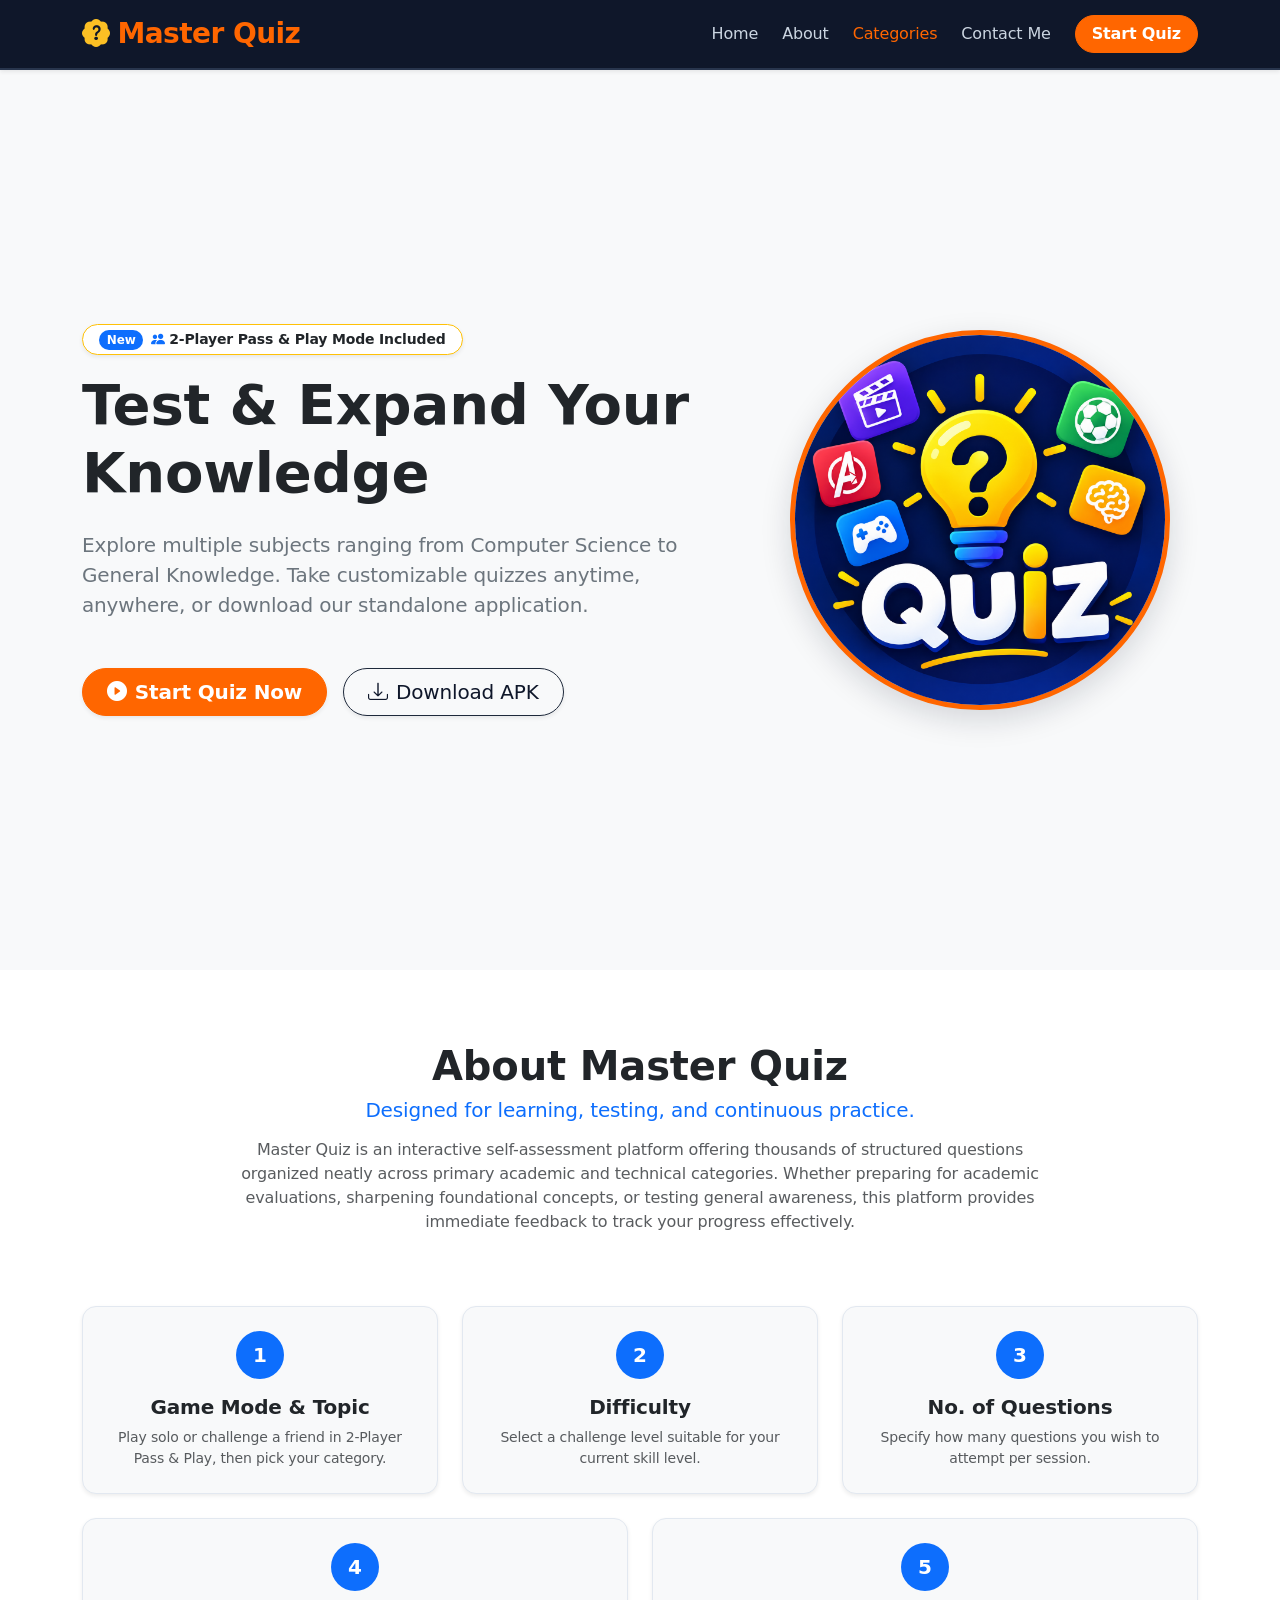
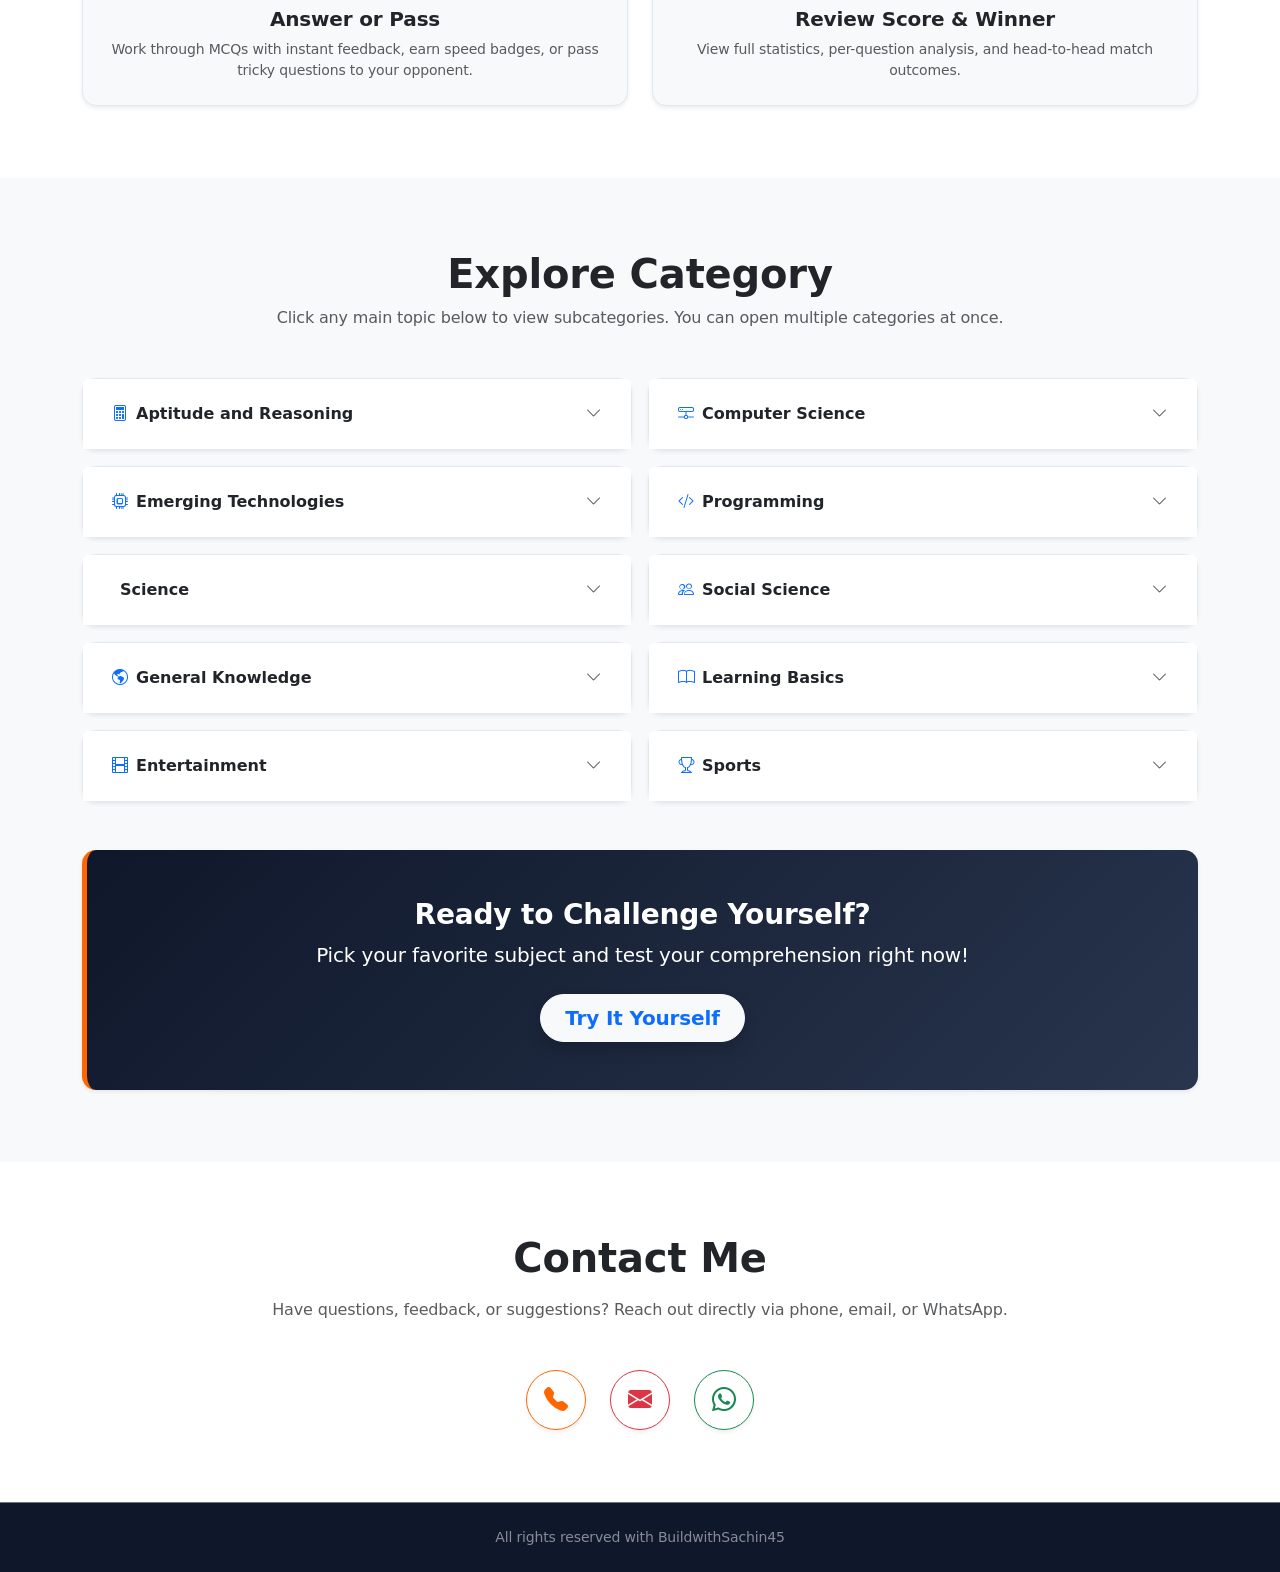
<file: index.html>
<!DOCTYPE html>
<html lang="en">
<head>
    <meta charset="UTF-8">
    <meta name="viewport" content="width=device-width, initial-scale=1.0">
    <title>Master Quiz</title>
    <!-- Favicon -->
    <link rel="icon" type="image/x-icon" href="assets/images/favicon.ico">
    <!-- Bootstrap 5 CSS -->
    <link href="https://cdn.jsdelivr.net/npm/bootstrap@5.3.3/dist/css/bootstrap.min.css" rel="stylesheet">
    <!-- Bootstrap Icons -->
    <link href="https://cdn.jsdelivr.net/npm/bootstrap-icons@1.11.3/font/bootstrap-icons.min.css" rel="stylesheet">
    <!-- Custom Theme CSS (Navy + Orange) -->
    <link rel="stylesheet" href="assets/style.css">
</head>
<body class="overflow-x-hidden" data-bs-spy="scroll" data-bs-target="#navbarMain" data-bs-offset="80">

    <!-- Navigation Bar -->
    <nav id="navbarMain" class="navbar navbar-expand-lg navbar-dark bg-dark sticky-top shadow-sm">
        <div class="container">
            <a class="navbar-brand fw-bold fs-3 text-primary d-flex align-items-center gap-2" href="#home">
                <i class="bi bi-patch-question-fill text-warning"></i>
                <span>Master Quiz</span>
            </a>
            <button class="navbar-toggler" type="button" data-bs-toggle="collapse" data-bs-target="#navbarNav">
                <span class="navbar-toggler-icon"></span>
            </button>
            <div class="collapse navbar-collapse" id="navbarNav">
                <ul class="navbar-nav ms-auto align-items-lg-center gap-2">


                    <li class="nav-item">
                        <a class="nav-link active" href="#home">Home</a>
                    </li>
                    <li class="nav-item">
                        <a class="nav-link" href="#about">About</a>
                    </li>
                    <li class="nav-item">
                        <a class="nav-link" href="#categories">Categories</a>
                    </li>
                    <li class="nav-item">
                        <a class="nav-link" href="#contact">Contact Me</a>


                        
                    </li>
                    <li class="nav-item ms-lg-2">
                        <a class="btn btn-primary px-3 rounded-pill fw-semibold" href="setup.html">Start Quiz</a>
                    </li>
                </ul>
            </div>
        </div>
    </nav>

    <!-- Home Section -->
    <section id="home" class="py-5 bg-light min-vh-100 d-flex align-items-center">
        <div class="container">
            <div class="row align-items-center g-5">
                <div class="col-lg-7 text-center text-lg-start">
                    <div class="d-inline-flex align-items-center gap-2 px-3 py-1 rounded-pill bg-white border border-warning shadow-sm mb-3">
                        <span class="badge bg-primary text-white rounded-pill">New</span>
                        <span class="small fw-bold text-dark"><i class="bi bi-people-fill text-primary me-1"></i>2-Player Pass & Play Mode Included</span>
                    </div>
                    <h1 class="display-4 fw-bold text-dark mb-4">Test & Expand Your Knowledge</h1>
                    <p class="lead text-secondary mb-5">
                        Explore multiple subjects ranging from Computer Science to General Knowledge. Take customizable quizzes anytime, anywhere, or download our standalone application.
                    </p>
                    <div class="d-flex flex-wrap justify-content-center justify-content-lg-start gap-3">
                        <a href="setup.html" class="btn btn-primary btn-lg px-4 rounded-pill shadow-sm">
                            <i class="bi bi-play-circle-fill me-2"></i>Start Quiz Now
                        </a>

<a href="MasterQuiz.apk"
   class="btn btn-outline-dark btn-lg px-4 rounded-pill shadow-sm"
   download="MasterQuiz.apk">
    <i class="bi bi-download me-2"></i>Download APK
</a>

                        
                    </div>
                </div>
                <div class="col-lg-5 text-center">
                    <div class="ratio ratio-1x1 rounded-circle border border-5 border-white shadow-lg mx-auto overflow-hidden bg-primary-subtle d-flex align-items-center justify-content-center" style="max-width: 380px;">
                        <img src="assets/images/banner.png" alt="Quiz Banner" class="w-100 h-100 object-fit-cover">
                    </div>
                </div>
            </div>
        </div>
    </section>

    <!-- About Section -->
    <section id="about" class="py-5 bg-white">
        <div class="container py-4">
            <div class="text-center mx-auto mb-5" style="max-width: 800px;">
                <h2 class="display-6 fw-bold text-dark mb-2">About Master Quiz</h2>
                <h5 class="text-primary fw-medium mb-3">Designed for learning, testing, and continuous practice.</h5>
                <p class="text-muted">
                    Master Quiz is an interactive self-assessment platform offering thousands of structured questions organized neatly across primary academic and technical categories. Whether preparing for academic evaluations, sharpening foundational concepts, or testing general awareness, this platform provides immediate feedback to track your progress effectively.
                </p>
            </div>

            <!-- Steps for the Quiz -->
            <div class="row g-4 mt-2">
                <!-- Mode Step -->
                <div class="col-md-6 col-lg-4">
                    <div class="card h-100 border shadow-sm rounded-4 text-center p-4 bg-light">
                        <div class="badge bg-primary rounded-circle d-inline-flex align-items-center justify-content-center mx-auto mb-3" style="width: 48px; height: 48px; font-size: 1.25rem;">
                            1
                        </div>
                        <h5 class="fw-bold mb-2">Game Mode & Topic</h5>
                        <p class="text-muted small mb-0">Play solo or challenge a friend in 2-Player Pass & Play, then pick your category.</p>
                    </div>
                </div>
                <!-- Difficulty Step -->
                <div class="col-md-6 col-lg-4">
                    <div class="card h-100 border shadow-sm rounded-4 text-center p-4 bg-light">
                        <div class="badge bg-primary rounded-circle d-inline-flex align-items-center justify-content-center mx-auto mb-3" style="width: 48px; height: 48px; font-size: 1.25rem;">
                            2
                        </div>
                        <h5 class="fw-bold mb-2">Difficulty</h5>
                        <p class="text-muted small mb-0">Select a challenge level suitable for your current skill level.</p>
                    </div>
                </div>
                <!-- Question Count Step -->
                <div class="col-md-6 col-lg-4">
                    <div class="card h-100 border shadow-sm rounded-4 text-center p-4 bg-light">
                        <div class="badge bg-primary rounded-circle d-inline-flex align-items-center justify-content-center mx-auto mb-3" style="width: 48px; height: 48px; font-size: 1.25rem;">
                            3
                        </div>
                        <h5 class="fw-bold mb-2">No. of Questions</h5>
                        <p class="text-muted small mb-0">Specify how many questions you wish to attempt per session.</p>
                    </div>
                </div>
                <!-- Answering / Passing Step -->
                <div class="col-md-6 col-lg-6">
                    <div class="card h-100 border shadow-sm rounded-4 text-center p-4 bg-light">
                        <div class="badge bg-primary rounded-circle d-inline-flex align-items-center justify-content-center mx-auto mb-3" style="width: 48px; height: 48px; font-size: 1.25rem;">
                            4
                        </div>
                        <h5 class="fw-bold mb-2">Answer or Pass</h5>
                        <p class="text-muted small mb-0">Work through MCQs with instant feedback, earn speed badges, or pass tricky questions to your opponent.</p>
                    </div>
                </div>
                <!-- Review Score Step -->
                <div class="col-md-12 col-lg-6">
                    <div class="card h-100 border shadow-sm rounded-4 text-center p-4 bg-light">
                        <div class="badge bg-primary rounded-circle d-inline-flex align-items-center justify-content-center mx-auto mb-3" style="width: 48px; height: 48px; font-size: 1.25rem;">
                            5
                        </div>
                        <h5 class="fw-bold mb-2">Review Score & Winner</h5>
                        <p class="text-muted small mb-0">View full statistics, per-question analysis, and head-to-head match outcomes.</p>
                    </div>
                </div>
            </div>
        </div>
    </section>

    <!-- Categories Section -->
    <section id="categories" class="py-5 bg-light">
        <div class="container py-4">
            <div class="text-center mb-5">
                <h2 class="display-6 fw-bold text-dark">Explore Category</h2>
                <p class="text-muted">Click any main topic below to view subcategories. You can open multiple categories at once.</p>
            </div>

            <!-- Categories Multi-Accordion -->
            <div class="row g-3">
                <!-- 1. Aptitude and Reasoning -->
                <div class="col-md-6">
                    <div class="card border shadow-sm rounded-3">
                        <div class="card-header bg-white border-0 py-3">
                            <button class="btn btn-link text-decoration-none text-dark w-100 text-start d-flex justify-content-between align-items-center fw-bold" type="button" data-bs-toggle="collapse" data-bs-target="#catAptitude">
                                <span><i class="bi bi-calculator text-primary me-2"></i>Aptitude and Reasoning</span>
                                <i class="bi bi-chevron-down text-muted"></i>
                            </button>
                        </div>
                        <div id="catAptitude" class="collapse">
                            <div class="card-body border-top bg-light">
                                <ul class="list-group list-group-flush bg-transparent">
                                    <li class="list-group-item bg-transparent border-0 py-1"><i class="bi bi-dot"></i> Analytical Reasoning</li>
                                    <li class="list-group-item bg-transparent border-0 py-1"><i class="bi bi-dot"></i> Critical Thinking</li>
                                    <li class="list-group-item bg-transparent border-0 py-1"><i class="bi bi-dot"></i> Logical Reasoning</li>
                                    <li class="list-group-item bg-transparent border-0 py-1"><i class="bi bi-dot"></i> Mathematical Reasoning</li>
                                    <li class="list-group-item bg-transparent border-0 py-1"><i class="bi bi-dot"></i> Quantitative Aptitude</li>
                                </ul>
                            </div>
                        </div>
                    </div>
                </div>

                <!-- 2. Computer Science -->
                <div class="col-md-6">
                    <div class="card border shadow-sm rounded-3">
                        <div class="card-header bg-white border-0 py-3">
                            <button class="btn btn-link text-decoration-none text-dark w-100 text-start d-flex justify-content-between align-items-center fw-bold" type="button" data-bs-toggle="collapse" data-bs-target="#catCS">
                                <span><i class="bi bi-hdd-network text-primary me-2"></i>Computer Science</span>
                                <i class="bi bi-chevron-down text-muted"></i>
                            </button>
                        </div>
                        <div id="catCS" class="collapse">
                            <div class="card-body border-top bg-light">
                                <ul class="list-group list-group-flush bg-transparent">
                                    <li class="list-group-item bg-transparent border-0 py-1"><i class="bi bi-dot"></i> Computer Network</li>
                                    <li class="list-group-item bg-transparent border-0 py-1"><i class="bi bi-dot"></i> Cyber Security</li>
                                    <li class="list-group-item bg-transparent border-0 py-1"><i class="bi bi-dot"></i> Database Management System</li>
                                    <li class="list-group-item bg-transparent border-0 py-1"><i class="bi bi-dot"></i> Operating System</li>
                                    <li class="list-group-item bg-transparent border-0 py-1"><i class="bi bi-dot"></i> Software Engineer</li>
                                </ul>
                            </div>
                        </div>
                    </div>
                </div>

                <!-- 3. Emerging Technologies -->
                <div class="col-md-6">
                    <div class="card border shadow-sm rounded-3">
                        <div class="card-header bg-white border-0 py-3">
                            <button class="btn btn-link text-decoration-none text-dark w-100 text-start d-flex justify-content-between align-items-center fw-bold" type="button" data-bs-toggle="collapse" data-bs-target="#catEmerging">
                                <span><i class="bi bi-cpu text-primary me-2"></i>Emerging Technologies</span>
                                <i class="bi bi-chevron-down text-muted"></i>
                            </button>
                        </div>
                        <div id="catEmerging" class="collapse">
                            <div class="card-body border-top bg-light">
                                <ul class="list-group list-group-flush bg-transparent">
                                    <li class="list-group-item bg-transparent border-0 py-1"><i class="bi bi-dot"></i> Artificial Intelligence</li>
                                    <li class="list-group-item bg-transparent border-0 py-1"><i class="bi bi-dot"></i> Blockchain</li>
                                    <li class="list-group-item bg-transparent border-0 py-1"><i class="bi bi-dot"></i> Cloud Computing</li>
                                    <li class="list-group-item bg-transparent border-0 py-1"><i class="bi bi-dot"></i> Internet of Things</li>
                                    <li class="list-group-item bg-transparent border-0 py-1"><i class="bi bi-dot"></i> Machine Learning</li>
                                </ul>
                            </div>
                        </div>
                    </div>
                </div>

                <!-- 4. Programming -->
                <div class="col-md-6">
                    <div class="card border shadow-sm rounded-3">
                        <div class="card-header bg-white border-0 py-3">
                            <button class="btn btn-link text-decoration-none text-dark w-100 text-start d-flex justify-content-between align-items-center fw-bold" type="button" data-bs-toggle="collapse" data-bs-target="#catProg">
                                <span><i class="bi bi-code-slash text-primary me-2"></i>Programming</span>
                                <i class="bi bi-chevron-down text-muted"></i>
                            </button>
                        </div>
                        <div id="catProg" class="collapse">
                            <div class="card-body border-top bg-light">
                                <ul class="list-group list-group-flush bg-transparent">
                                    <li class="list-group-item bg-transparent border-0 py-1"><i class="bi bi-dot"></i> C / Java</li>
                                    <li class="list-group-item bg-transparent border-0 py-1"><i class="bi bi-dot"></i> Dev Tools</li>
                                    <li class="list-group-item bg-transparent border-0 py-1"><i class="bi bi-dot"></i> Programming Concept</li>
                                    <li class="list-group-item bg-transparent border-0 py-1"><i class="bi bi-dot"></i> Python / JavaScript</li>
                                    <li class="list-group-item bg-transparent border-0 py-1"><i class="bi bi-dot"></i> Web Development</li>
                                </ul>
                            </div>
                        </div>
                    </div>
                </div>

                <!-- 5. Science -->
                <div class="col-md-6">
                    <div class="card border shadow-sm rounded-3">
                        <div class="card-header bg-white border-0 py-3">
                            <button class="btn btn-link text-decoration-none text-dark w-100 text-start d-flex justify-content-between align-items-center fw-bold" type="button" data-bs-toggle="collapse" data-bs-target="#catScience">
                                <span><i class="bi bi-atom text-primary me-2"></i>Science</span>
                                <i class="bi bi-chevron-down text-muted"></i>
                            </button>
                        </div>
                        <div id="catScience" class="collapse">
                            <div class="card-body border-top bg-light">
                                <ul class="list-group list-group-flush bg-transparent">
                                    <li class="list-group-item bg-transparent border-0 py-1"><i class="bi bi-dot"></i> Astronomy</li>
                                    <li class="list-group-item bg-transparent border-0 py-1"><i class="bi bi-dot"></i> Biology</li>
                                    <li class="list-group-item bg-transparent border-0 py-1"><i class="bi bi-dot"></i> Chemistry</li>
                                    <li class="list-group-item bg-transparent border-0 py-1"><i class="bi bi-dot"></i> Physics</li>
                                    <li class="list-group-item bg-transparent border-0 py-1"><i class="bi bi-dot"></i> Scientist & Inventors</li>
                                </ul>
                            </div>
                        </div>
                    </div>
                </div>

                <!-- 6. Social Science -->
                <div class="col-md-6">
                    <div class="card border shadow-sm rounded-3">
                        <div class="card-header bg-white border-0 py-3">
                            <button class="btn btn-link text-decoration-none text-dark w-100 text-start d-flex justify-content-between align-items-center fw-bold" type="button" data-bs-toggle="collapse" data-bs-target="#catSocial">
                                <span><i class="bi bi-people text-primary me-2"></i>Social Science</span>
                                <i class="bi bi-chevron-down text-muted"></i>
                            </button>
                        </div>
                        <div id="catSocial" class="collapse">
                            <div class="card-body border-top bg-light">
                                <ul class="list-group list-group-flush bg-transparent">
                                    <li class="list-group-item bg-transparent border-0 py-1"><i class="bi bi-dot"></i> Culture</li>
                                    <li class="list-group-item bg-transparent border-0 py-1"><i class="bi bi-dot"></i> Environment</li>
                                    <li class="list-group-item bg-transparent border-0 py-1"><i class="bi bi-dot"></i> Geography</li>
                                    <li class="list-group-item bg-transparent border-0 py-1"><i class="bi bi-dot"></i> History</li>
                                    <li class="list-group-item bg-transparent border-0 py-1"><i class="bi bi-dot"></i> Politics</li>
                                </ul>
                            </div>
                        </div>
                    </div>
                </div>

                <!-- 7. General Knowledge -->
                <div class="col-md-6">
                    <div class="card border shadow-sm rounded-3">
                        <div class="card-header bg-white border-0 py-3">
                            <button class="btn btn-link text-decoration-none text-dark w-100 text-start d-flex justify-content-between align-items-center fw-bold" type="button" data-bs-toggle="collapse" data-bs-target="#catGK">
                                <span><i class="bi bi-globe-americas text-primary me-2"></i>General Knowledge</span>
                                <i class="bi bi-chevron-down text-muted"></i>
                            </button>
                        </div>
                        <div id="catGK" class="collapse">
                            <div class="card-body border-top bg-light">
                                <ul class="list-group list-group-flush bg-transparent">
                                    <li class="list-group-item bg-transparent border-0 py-1"><i class="bi bi-dot"></i> Awards</li>
                                    <li class="list-group-item bg-transparent border-0 py-1"><i class="bi bi-dot"></i> Books</li>
                                    <li class="list-group-item bg-transparent border-0 py-1"><i class="bi bi-dot"></i> Capitals</li>
                                    <li class="list-group-item bg-transparent border-0 py-1"><i class="bi bi-dot"></i> Indian Constitution</li>
                                    <li class="list-group-item bg-transparent border-0 py-1"><i class="bi bi-dot"></i> World Records</li>
                                </ul>
                            </div>
                        </div>
                    </div>
                </div>

                <!-- 8. Learning Basics -->
                <div class="col-md-6">
                    <div class="card border shadow-sm rounded-3">
                        <div class="card-header bg-white border-0 py-3">
                            <button class="btn btn-link text-decoration-none text-dark w-100 text-start d-flex justify-content-between align-items-center fw-bold" type="button" data-bs-toggle="collapse" data-bs-target="#catBasics">
                                <span><i class="bi bi-book text-primary me-2"></i>Learning Basics</span>
                                <i class="bi bi-chevron-down text-muted"></i>
                            </button>
                        </div>
                        <div id="catBasics" class="collapse">
                            <div class="card-body border-top bg-light">
                                <ul class="list-group list-group-flush bg-transparent">
                                    <li class="list-group-item bg-transparent border-0 py-1"><i class="bi bi-dot"></i> Basic Maths</li>
                                    <li class="list-group-item bg-transparent border-0 py-1"><i class="bi bi-dot"></i> Basic Science</li>
                                    <li class="list-group-item bg-transparent border-0 py-1"><i class="bi bi-dot"></i> Computer Basic</li>
                                    <li class="list-group-item bg-transparent border-0 py-1"><i class="bi bi-dot"></i> General Knowledge</li>
                                    <li class="list-group-item bg-transparent border-0 py-1"><i class="bi bi-dot"></i> Grammar</li>
                                </ul>
                            </div>
                        </div>
                    </div>
                </div>

                <!-- 9. Entertainment -->
                <div class="col-md-6">
                    <div class="card border shadow-sm rounded-3">
                        <div class="card-header bg-white border-0 py-3">
                            <button class="btn btn-link text-decoration-none text-dark w-100 text-start d-flex justify-content-between align-items-center fw-bold" type="button" data-bs-toggle="collapse" data-bs-target="#catEntertainment">
                                <span><i class="bi bi-film text-primary me-2"></i>Entertainment</span>
                                <i class="bi bi-chevron-down text-muted"></i>
                            </button>
                        </div>
                        <div id="catEntertainment" class="collapse">
                            <div class="card-body border-top bg-light">
                                <ul class="list-group list-group-flush bg-transparent">
                                    <li class="list-group-item bg-transparent border-0 py-1"><i class="bi bi-dot"></i> Bollywood</li>
                                    <li class="list-group-item bg-transparent border-0 py-1"><i class="bi bi-dot"></i> Hollywood</li>
                                    <li class="list-group-item bg-transparent border-0 py-1"><i class="bi bi-dot"></i> Marvel</li>
                                    <li class="list-group-item bg-transparent border-0 py-1"><i class="bi bi-dot"></i> Fictional Character</li>
                                    <li class="list-group-item bg-transparent border-0 py-1"><i class="bi bi-dot"></i> Music</li>
                                </ul>
                            </div>
                        </div>
                    </div>
                </div>

                <!-- 10. Sports -->
                <div class="col-md-6">
                    <div class="card border shadow-sm rounded-3">
                        <div class="card-header bg-white border-0 py-3">
                            <button class="btn btn-link text-decoration-none text-dark w-100 text-start d-flex justify-content-between align-items-center fw-bold" type="button" data-bs-toggle="collapse" data-bs-target="#catSports">
                                <span><i class="bi bi-trophy text-primary me-2"></i>Sports</span>
                                <i class="bi bi-chevron-down text-muted"></i>
                            </button>
                        </div>
                        <div id="catSports" class="collapse">
                            <div class="card-body border-top bg-light">
                                <ul class="list-group list-group-flush bg-transparent">
                                    <li class="list-group-item bg-transparent border-0 py-1"><i class="bi bi-dot"></i> All Sports</li>
                                    <li class="list-group-item bg-transparent border-0 py-1"><i class="bi bi-dot"></i> Cricket</li>
                                    <li class="list-group-item bg-transparent border-0 py-1"><i class="bi bi-dot"></i> Football</li>
                                    <li class="list-group-item bg-transparent border-0 py-1"><i class="bi bi-dot"></i> ICC Tournament</li>
                                    <li class="list-group-item bg-transparent border-0 py-1"><i class="bi bi-dot"></i> Olympic</li>
                                </ul>
                            </div>
                        </div>
                    </div>
                </div>
            </div>

            <!-- Try It Yourself Callout -->
            <div class="card border-0 rounded-4 bg-primary text-white text-center p-4 p-md-5 mt-5 shadow-sm">
                <h3 class="fw-bold mb-2">Ready to Challenge Yourself?</h3>
                <p class="lead mb-4">Pick your favorite subject and test your comprehension right now!</p>
                <div>
                    <a href="setup.html" class="btn btn-light btn-lg px-4 rounded-pill fw-bold text-primary shadow">
                        Try It Yourself
                    </a>
                </div>
            </div>
        </div>
    </section>

    <!-- Contact Me Section -->
    <section id="contact" class="py-5 bg-white">
        <div class="container py-4 text-center">
            <h2 class="display-6 fw-bold text-dark mb-3">Contact Me</h2>
            <p class="text-muted mb-5">Have questions, feedback, or suggestions? Reach out directly via phone, email, or WhatsApp.</p>
            <div class="d-flex justify-content-center align-items-center gap-4 flex-wrap">
                <!-- Phone -->
                <a href="tel:+918127090047" class="btn btn-outline-primary rounded-circle d-flex align-items-center justify-content-center shadow-sm" style="width: 60px; height: 60px; font-size: 1.5rem;" title="Call Me">
                    <i class="bi bi-telephone-fill"></i>
                </a>
                <!-- Email -->
                <a href="mailto:sachinkori9324@gmail.com?subject=Master%20Quiz%20Enquiry" class="btn btn-outline-danger rounded-circle d-flex align-items-center justify-content-center shadow-sm" style="width: 60px; height: 60px; font-size: 1.5rem;" title="Send Email">
                    <i class="bi bi-envelope-fill"></i>
                </a>
                <!-- WhatsApp -->
                <a href="https://wa.me/918127090047?text=Hi,%20I%20have%20an%20enquiry%20regarding%20Master%20Quiz." target="_blank" class="btn btn-outline-success rounded-circle d-flex align-items-center justify-content-center shadow-sm" style="width: 60px; height: 60px; font-size: 1.5rem;" title="Chat on WhatsApp">
                    <i class="bi bi-whatsapp"></i>
                </a>
            </div>
        </div>
    </section>

    <!-- Footer -->
    <footer class="bg-dark py-4 text-white border-top border-secondary">
        <div class="container text-center">
            <p class="mb-0 small text-white-50">
                All rights reserved with BuildwithSachin45
            </p>
        </div>
    </footer>

    <!-- Bootstrap 5 Bundle JS -->
    <script src="https://cdn.jsdelivr.net/npm/bootstrap@5.3.3/dist/js/bootstrap.bundle.min.js"></script>
</body>
</html>
</file>
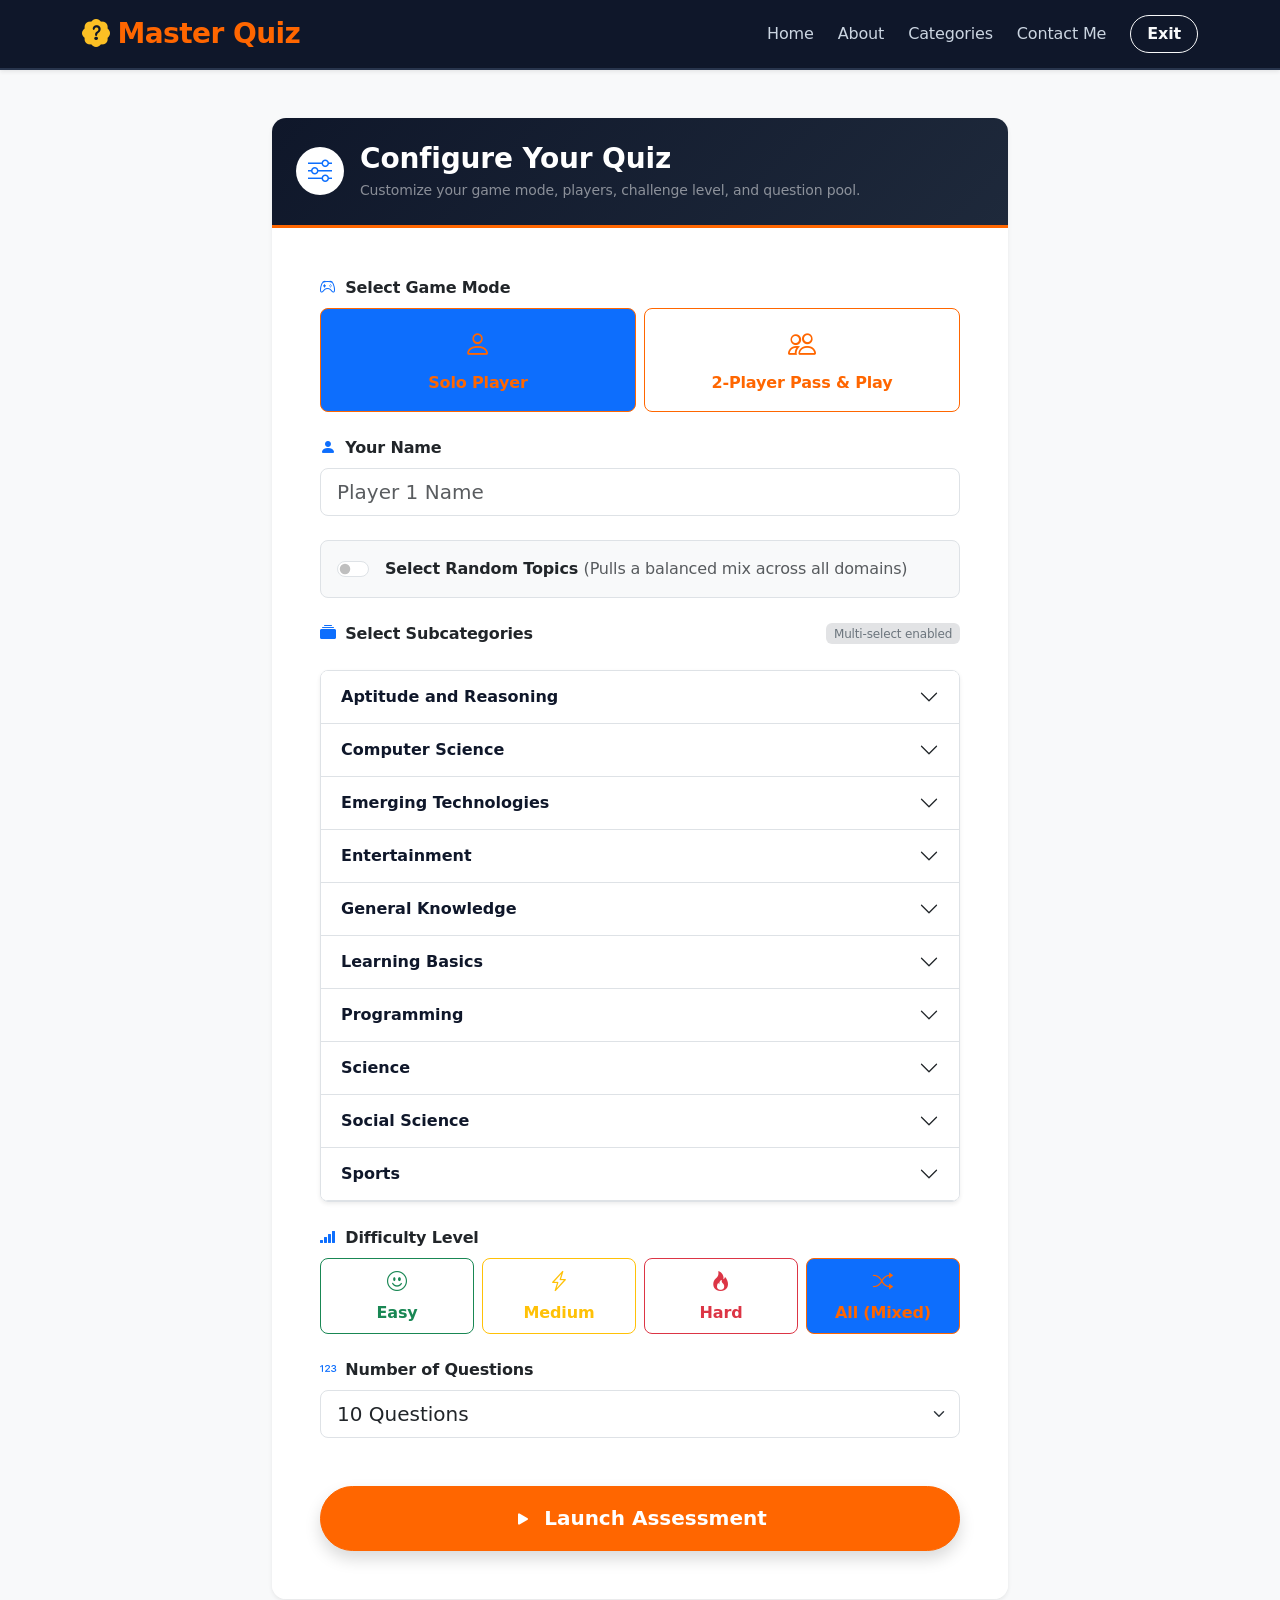
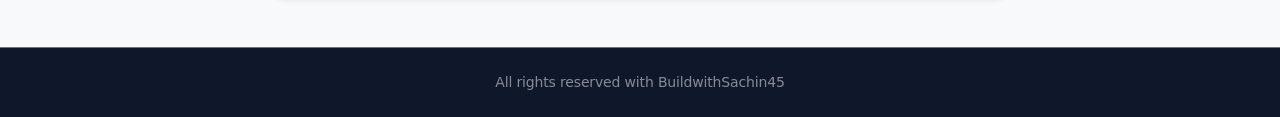
<file: quiz.html>
<!DOCTYPE html>
<html lang="en">
<head>
    <meta charset="UTF-8">
    <meta name="viewport" content="width=device-width, initial-scale=1.0">
    <title>Quiz Assessment - Master Quiz</title>
    <!-- Favicon -->
    <link rel="icon" type="image/x-icon" href="assets/images/favicon.ico">
    <!-- Bootstrap 5 CSS -->
    <link href="https://cdn.jsdelivr.net/npm/bootstrap@5.3.3/dist/css/bootstrap.min.css" rel="stylesheet">
    <!-- Bootstrap Icons -->
    <link href="https://cdn.jsdelivr.net/npm/bootstrap-icons@1.11.3/font/bootstrap-icons.min.css" rel="stylesheet">
    <!-- Custom CSS -->
    <link rel="stylesheet" href="assets/style.css">
</head>
<body class="bg-light min-vh-100 d-flex flex-column">

    <!-- Navigation Header -->
    <nav class="navbar navbar-expand-lg navbar-dark bg-dark sticky-top shadow-sm">
        <div class="container">
            <a class="navbar-brand fw-bold fs-3 text-primary d-flex align-items-center gap-2" href="index.html">
                <i class="bi bi-patch-question-fill text-warning"></i>
                <span>Master Quiz</span>
            </a>
            <div class="d-flex align-items-center gap-2 gap-md-3">
                <div class="d-none d-md-flex flex-column text-end text-light">
                    <span class="fw-semibold small" id="quiz-candidate-name">Candidate</span>
                    <span class="text-white-50 extra-small" style="font-size: 0.75rem;" id="quiz-topic-label">General Assessment</span>
                </div>

                <!-- Sound Mute/Unmute -->
                <button type="button" id="sound-toggle-btn" class="btn btn-outline-light btn-sm rounded-circle d-flex align-items-center justify-content-center shadow-sm" style="width: 36px; height: 36px;" title="Mute/Unmute Audio">
                    <i class="bi bi-volume-up-fill fs-6" id="sound-toggle-icon"></i>
                </button>

                <!-- Exit Quiz -->
                <a href="setup.html" class="btn btn-outline-danger btn-sm rounded-pill px-3" onclick="return confirm('Are you sure you want to quit the ongoing quiz?');">
                    <i class="bi bi-x-circle me-1"></i> Exit
                </a>
            </div>
        </div>
    </nav>

    <!-- Main Container -->
    <main class="container my-auto py-4 flex-grow-1 d-flex flex-column justify-content-center">
        
        <!-- Loading Overlay -->
        <div id="quiz-loading-overlay" class="text-center py-5">
            <div class="spinner-border text-primary mb-3" style="width: 3.5rem; height: 3.5rem;" role="status">
                <span class="visually-hidden">Loading Questions...</span>
            </div>
            <h4 class="fw-bold text-dark">Preparing Your Quiz...</h4>
            <p class="text-muted">Fetching and randomizing questions according to your configuration.</p>
        </div>

        <!-- Two Player Real-Time Scoreboard (Visible only in 2-player mode) -->
        <!-- Two Player Real-Time Scoreboard (Fixed Chip Overlap) -->
<div id="multiplayer-scoreboard" class="card border-0 shadow-sm rounded-4 mb-3 d-none mx-auto w-100" style="max-width: 850px;">
    <div class="card-body p-2 p-sm-3 bg-white">
        <div class="row text-center align-items-center g-1 g-sm-2">
            <div class="col-4 col-sm-5">
                <div class="p-1 p-sm-2 rounded-3 border" id="p1-score-box">
                    <span class="fw-bold text-truncate d-block small" id="p1-display-name">Player 1</span>
                    <div class="d-flex justify-content-center gap-1 mt-1">
                        <span class="badge bg-success px-1 px-sm-2 py-1">✓ <span id="p1-correct-count">0</span></span>
                        <span class="badge bg-danger px-1 px-sm-2 py-1">✗ <span id="p1-wrong-count">0</span></span>
                    </div>
                </div>
            </div>
            <div class="col-4 col-sm-2 px-0 text-center">
                <span class="badge bg-secondary text-truncate rounded-pill px-2 py-1" style="font-size: 0.75rem; max-width: 100%;" id="battle-lead-badge">Tied</span>
            </div>
            <div class="col-4 col-sm-5">
                <div class="p-1 p-sm-2 rounded-3 border" id="p2-score-box">
                    <span class="fw-bold text-truncate d-block small" id="p2-display-name">Player 2</span>
                    <div class="d-flex justify-content-center gap-1 mt-1">
                        <span class="badge bg-success px-1 px-sm-2 py-1">✓ <span id="p2-correct-count">0</span></span>
                        <span class="badge bg-danger px-1 px-sm-2 py-1">✗ <span id="p2-wrong-count">0</span></span>
                    </div>
                </div>
            </div>
        </div>
    </div>
</div>

        <!-- Quiz Interface Card -->
        <div id="quiz-main-card" class="card border-0 shadow-sm rounded-4 overflow-hidden d-none mx-auto w-100" style="max-width: 850px;">
            
            <!-- Top Status Bar -->
            <div class="card-header bg-white border-0 px-4 pt-4 pb-2">
                <div class="d-flex justify-content-between align-items-center mb-3">
                    <div class="d-flex align-items-center gap-2 flex-wrap">
                        <span class="badge bg-primary-subtle text-primary border border-primary-subtle px-3 py-2 rounded-pill fw-bold">
                            Question <span id="current-question-num">1</span> of <span id="total-questions-num">10</span>
                        </span>
                        <span id="question-difficulty-badge" class="badge bg-secondary-subtle text-secondary px-3 py-2 rounded-pill fw-semibold">
                            EASY
                        </span>
                        <!-- Dynamic Turn Badge -->
                        <span id="turn-badge" class="badge bg-warning text-dark px-3 py-2 rounded-pill fw-bold d-none">
                            <i class="bi bi-person-fill me-1"></i> <span id="turn-player-name">Player 1</span>'s Turn
                        </span>
                    </div>
                    <div class="badge bg-dark text-white px-3 py-2 rounded-pill fs-6 fw-monospace d-flex align-items-center gap-2">
                        <i class="bi bi-stopwatch text-warning"></i>
                        <span id="quiz-timer-display">00:00</span>
                    </div>
                </div>

                <div class="progress" style="height: 6px;">
                    <div id="quiz-progress-bar" class="progress-bar bg-primary progress-bar-striped progress-bar-animated" role="progressbar" style="width: 10%;" aria-valuenow="10" aria-valuemin="0" aria-valuemax="100"></div>
                </div>
            </div>

            <!-- Card Body: Question & Answer Options -->
            <div class="card-body p-4 p-md-5">
                <h4 id="question-text" class="fw-bold text-dark mb-4 lh-base">
                    Loading question...
                </h4>

                <div id="options-container" class="d-flex flex-column gap-3 mb-4"></div>
            </div>

            <!-- Card Footer: Actions -->
            <!-- Card Footer: Fully Responsive Action Bar -->
<div class="card-footer bg-light border-0 px-3 px-sm-4 py-3">
    <div class="d-flex align-items-center justify-content-between gap-2 w-100">
        <!-- Previous Button -->
        <button type="button" id="prev-question-btn" class="btn btn-outline-secondary px-3 py-2 rounded-pill fw-semibold flex-fill flex-sm-grow-0" disabled>
            <i class="bi bi-arrow-left"></i> <span class="d-none d-sm-inline">Previous</span>
        </button>

        <!-- Right / Action Controls -->
        <div class="d-flex gap-2 flex-fill justify-content-end">
            <button type="button" id="pass-question-btn" class="btn btn-outline-warning px-3 py-2 rounded-pill fw-bold text-nowrap d-none flex-fill flex-sm-grow-0">
                <i class="bi bi-arrow-left-right me-1"></i> Pass
            </button>
            <button type="button" id="next-question-btn" class="btn btn-primary px-3 py-2 rounded-pill fw-semibold text-nowrap flex-fill flex-sm-grow-0">
                Next <i class="bi bi-arrow-right ms-1"></i>
            </button>
            <button type="button" id="finish-quiz-btn" class="btn btn-success px-3 py-2 rounded-pill fw-bold text-nowrap d-none flex-fill flex-sm-grow-0">
                <i class="bi bi-check2-circle me-1"></i> Submit
            </button>
        </div>
    </div>
</div>

    </main>

    <!-- Footer -->
    <footer class="bg-dark py-3 text-white border-top border-secondary mt-auto">
        <div class="container text-center">
            <p class="mb-0 small text-white-50">
                All rights reserved with BuildwithSachin45
            </p>
        </div>
    </footer>

    <script src="https://cdn.jsdelivr.net/npm/bootstrap@5.3.3/dist/js/bootstrap.bundle.min.js"></script>
    <script src="assets/script.js"></script>
</body>
</html>
</file>
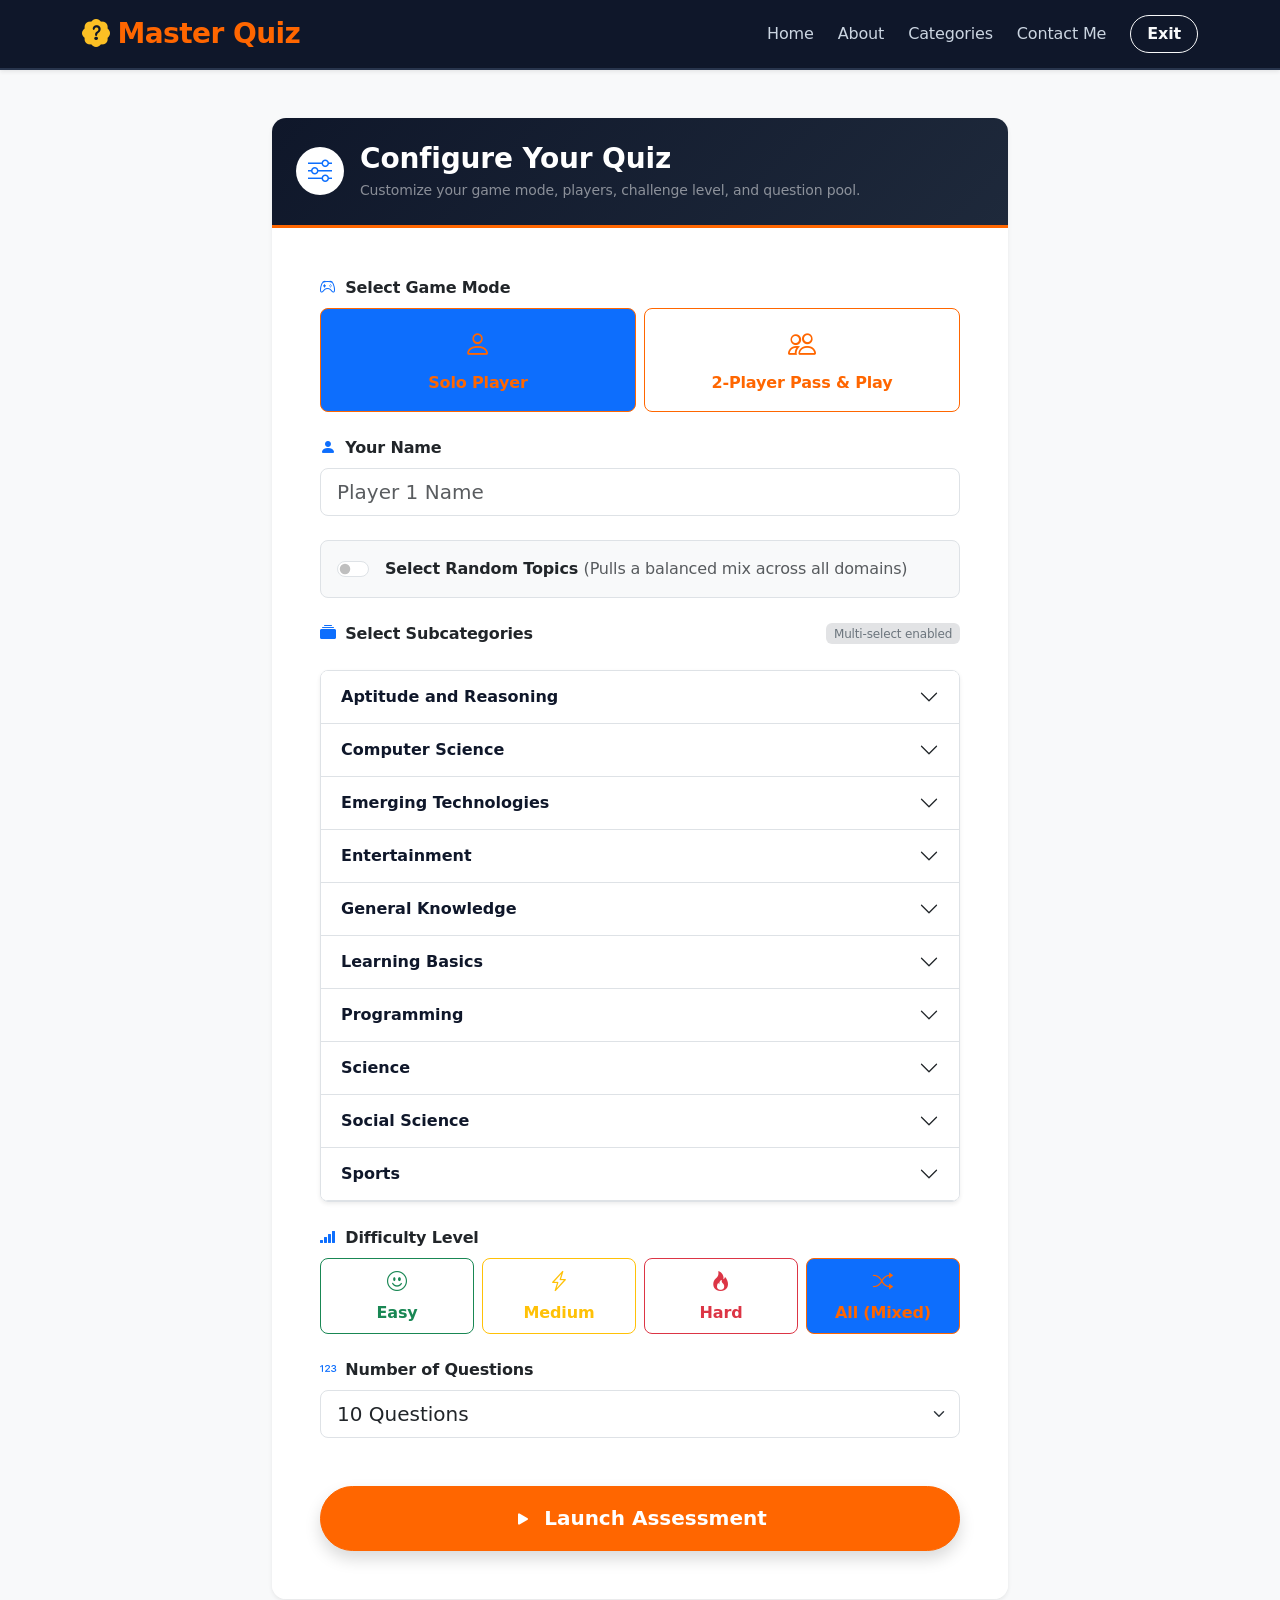
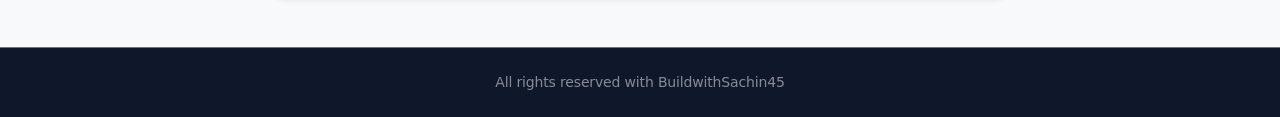
<file: result.html>
<!DOCTYPE html>
<html lang="en">
<head>
    <meta charset="UTF-8">
    <meta name="viewport" content="width=device-width, initial-scale=1.0">
    <title>Quiz Results - Master Quiz</title>
    <!-- Favicon -->
    <link rel="icon" type="image/x-icon" href="assets/images/favicon.ico">
    <!-- Bootstrap 5 CSS -->
    <link href="https://cdn.jsdelivr.net/npm/bootstrap@5.3.3/dist/css/bootstrap.min.css" rel="stylesheet">
    <!-- Bootstrap Icons -->
    <link href="https://cdn.jsdelivr.net/npm/bootstrap-icons@1.11.3/font/bootstrap-icons.min.css" rel="stylesheet">
    <!-- Custom CSS -->
    <link rel="stylesheet" href="assets/style.css">
</head>
<body class="bg-light min-vh-100 d-flex flex-column">

    <!-- Navigation Bar -->
    <nav class="navbar navbar-expand-lg navbar-dark bg-dark sticky-top shadow-sm">
        <div class="container">
            <a class="navbar-brand fw-bold fs-3 text-primary d-flex align-items-center gap-2" href="index.html">
                <i class="bi bi-patch-question-fill text-warning"></i>
                <span>Master Quiz</span>
            </a>
            <button class="navbar-toggler" type="button" data-bs-toggle="collapse" data-bs-target="#navbarNav">
                <span class="navbar-toggler-icon"></span>
            </button>
            <div class="collapse navbar-collapse" id="navbarNav">
                <ul class="navbar-nav ms-auto align-items-lg-center gap-2">
                    <li class="nav-item">
                        <a class="nav-link" href="index.html#home">Home</a>
                    </li>
                    <li class="nav-item">
                        <a class="nav-link" href="index.html#about">About</a>
                    </li>
                    <li class="nav-item">
                        <a class="nav-link" href="index.html#categories">Categories</a>
                    </li>
                    <li class="nav-item ms-lg-2">
                        <a class="btn btn-primary px-3 rounded-pill fw-semibold" href="setup.html">New Quiz</a>
                    </li>
                </ul>
            </div>
        </div>
    </nav>

    <!-- Results Section -->
    <main class="container my-5 flex-grow-1">
        <div class="row justify-content-center">
            <div class="col-12 col-lg-9">
                
                <!-- Winner Banner (2-Player Mode) -->
                <div id="multiplayer-winner-banner" class="alert alert-warning border-warning shadow-sm rounded-4 text-center p-4 mb-4 d-none">
                    <i class="bi bi-trophy-fill fs-1 text-warning d-block mb-2"></i>
                    <h3 class="fw-bold mb-1" id="winner-headline">Player 1 Wins the Match!</h3>
                    <p class="mb-0 text-muted" id="winner-subtext">Player 1 scored 6 points against Player 2's 4 points.</p>
                </div>

                <!-- Single Player Score Summary Card -->
                <div id="single-player-card" class="card border-0 shadow-sm rounded-4 overflow-hidden mb-4">
                    <div class="card-header bg-primary text-white text-center p-4 border-0">
                        <div class="rounded-circle bg-white text-primary d-inline-flex align-items-center justify-content-center mb-3 shadow-sm" style="width: 64px; height: 64px; font-size: 2rem;">
                            <i class="bi bi-trophy-fill text-warning"></i>
                        </div>
                        <h3 class="fw-bold mb-1">Assessment Completed!</h3>
                        <p class="text-white-50 mb-0">Well done, <span id="result-username" class="text-white fw-bold">Candidate</span>. Here is your overview.</p>
                    </div>

                    <div class="card-body p-4 p-md-5 bg-white">
                        <div class="row g-3 text-center mb-4">
                            <div class="col-6 col-md-3">
                                <div class="p-3 bg-light rounded-3 border">
                                    <div class="text-muted small mb-1">Score</div>
                                    <h3 class="fw-bold text-dark mb-0"><span id="result-score">0</span>/<span id="result-total">0</span></h3>
                                </div>
                            </div>
                            <div class="col-6 col-md-3">
                                <div class="p-3 bg-light rounded-3 border">
                                    <div class="text-muted small mb-1">Accuracy</div>
                                    <h3 class="fw-bold text-primary mb-0" id="result-percentage">0%</h3>
                                </div>
                            </div>
                            <div class="col-6 col-md-3">
                                <div class="p-3 bg-light rounded-3 border">
                                    <div class="text-muted small mb-1">Time Elapsed</div>
                                    <h3 class="fw-bold text-dark mb-0" id="result-time">0m 0s</h3>
                                </div>
                            </div>
                            <div class="col-6 col-md-3">
                                <div class="p-3 bg-light rounded-3 border">
                                    <div class="text-muted small mb-1">Answered</div>
                                    <div class="d-flex justify-content-center gap-2 mt-1 small">
                                        <span class="text-success fw-bold">✓ <span id="result-correct">0</span></span>
                                        <span class="text-danger fw-bold">✗ <span id="result-wrong">0</span></span>
                                        <span class="text-secondary fw-bold">- <span id="result-skipped">0</span></span>
                                    </div>
                                </div>
                            </div>
                        </div>
                    </div>
                </div>

                <!-- Two-Player Comparison Cards (Hidden in single player) -->
                <div id="multiplayer-results-grid" class="row g-4 mb-4 d-none">
                    <!-- Player 1 Card -->
                    <div class="col-md-6">
                        <div class="card border-0 shadow-sm rounded-4 h-100 overflow-hidden">
                            <div class="card-header bg-primary text-white p-3 text-center">
                                <h5 class="fw-bold mb-0" id="p1-res-name">Player 1</h5>
                            </div>
                            <div class="card-body text-center p-4">
                                <h2 class="display-5 fw-bold text-primary mb-2" id="p1-res-score">0</h2>
                                <p class="text-muted small mb-3">Total Correct Answers</p>
                                <div class="d-flex justify-content-center gap-3">
                                    <span class="badge bg-success-subtle text-success border border-success-subtle px-3 py-2">✓ <span id="p1-res-correct">0</span> Correct</span>
                                    <span class="badge bg-danger-subtle text-danger border border-danger-subtle px-3 py-2">✗ <span id="p1-res-wrong">0</span> Wrong</span>
                                </div>
                            </div>
                        </div>
                    </div>

                    <!-- Player 2 Card -->
                    <div class="col-md-6">
                        <div class="card border-0 shadow-sm rounded-4 h-100 overflow-hidden">
                            <div class="card-header bg-warning text-dark p-3 text-center">
                                <h5 class="fw-bold mb-0" id="p2-res-name">Player 2</h5>
                            </div>
                            <div class="card-body text-center p-4">
                                <h2 class="display-5 fw-bold text-warning mb-2" id="p2-res-score">0</h2>
                                <p class="text-muted small mb-3">Total Correct Answers</p>
                                <div class="d-flex justify-content-center gap-3">
                                    <span class="badge bg-success-subtle text-success border border-success-subtle px-3 py-2">✓ <span id="p2-res-correct">0</span> Correct</span>
                                    <span class="badge bg-danger-subtle text-danger border border-danger-subtle px-3 py-2">✗ <span id="p2-res-wrong">0</span> Wrong</span>
                                </div>
                            </div>
                        </div>
                    </div>
                </div>

                <!-- Action Buttons -->
                <div class="card border-0 shadow-sm rounded-4 p-4 mb-4 bg-white text-center">
                    <div class="d-flex flex-wrap justify-content-center gap-3">
                        <button type="button" id="retake-quiz-btn" class="btn btn-primary px-4 py-2 rounded-pill fw-semibold shadow-sm">
                            <i class="bi bi-arrow-repeat me-1"></i> Retake Quiz
                        </button>
                        <a href="setup.html" class="btn btn-outline-secondary px-4 py-2 rounded-pill fw-semibold">
                            <i class="bi bi-sliders me-1"></i> Configure New Quiz
                        </a>
                        <a href="index.html" class="btn btn-outline-dark px-4 py-2 rounded-pill fw-semibold">
                            <i class="bi bi-house-door me-1"></i> Home
                        </a>
                    </div>
                </div>

                <!-- Detailed Review Section -->
                <div class="card border-0 shadow-sm rounded-4 overflow-hidden">
                    <div class="card-header bg-white border-bottom p-3 px-4 d-flex justify-content-between align-items-center">
                        <h5 class="fw-bold text-dark mb-0">
                            <i class="bi bi-card-checklist text-primary me-2"></i>Question-by-Question Review
                        </h5>
                    </div>
                    <div class="card-body p-4 bg-light">
                        <div id="result-review-list"></div>
                    </div>
                </div>

            </div>
        </div>
    </main>

    <!-- Footer -->
    <footer class="bg-dark py-4 text-white border-top border-secondary mt-auto">
        <div class="container text-center">
            <p class="mb-0 small text-white-50">
                All rights reserved with BuildwithSachin45
            </p>
        </div>
    </footer>

    <script src="https://cdn.jsdelivr.net/npm/bootstrap@5.3.3/dist/js/bootstrap.bundle.min.js"></script>
    <script src="assets/script.js"></script>
</body>
</html>
</file>
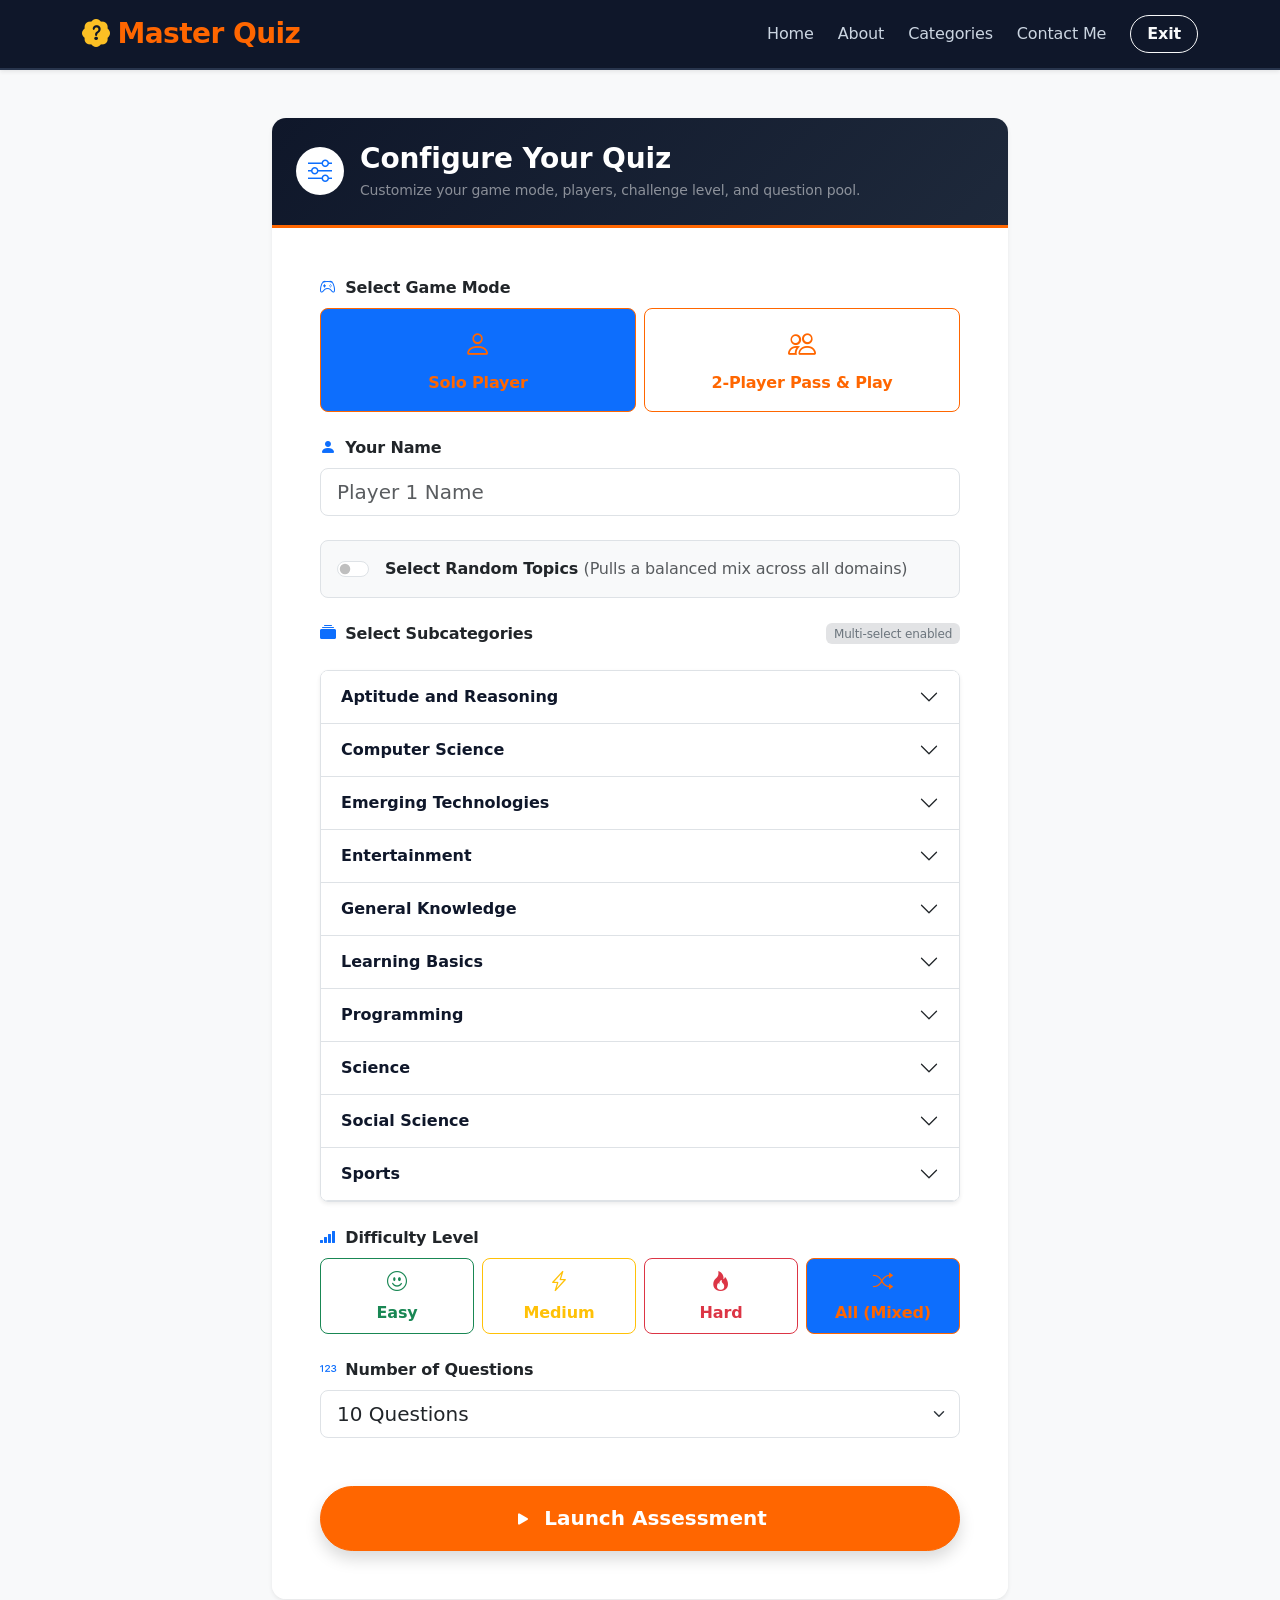
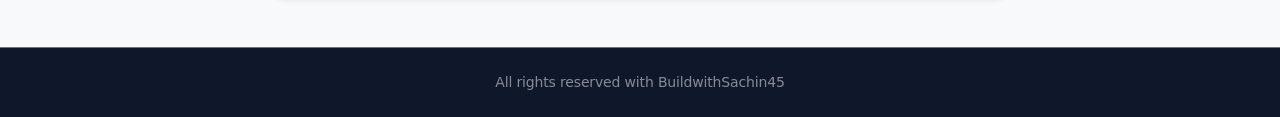
<file: setup.html>
<!DOCTYPE html>
<html lang="en">
<head>
    <meta charset="UTF-8">
    <meta name="viewport" content="width=device-width, initial-scale=1.0">
    <title>Configure Quiz - Master Quiz</title>
    <!-- Favicon -->
    <link rel="icon" type="image/x-icon" href="assets/images/favicon.ico">
    <!-- Bootstrap 5 CSS -->
    <link href="https://cdn.jsdelivr.net/npm/bootstrap@5.3.3/dist/css/bootstrap.min.css" rel="stylesheet">
    <!-- Bootstrap Icons -->
    <link href="https://cdn.jsdelivr.net/npm/bootstrap-icons@1.11.3/font/bootstrap-icons.min.css" rel="stylesheet">
    <!-- Custom CSS -->
    <link rel="stylesheet" href="assets/style.css">
</head>
<body class="bg-light min-vh-100 d-flex flex-column">

    <!-- Navigation Bar -->
    <nav class="navbar navbar-expand-lg navbar-dark bg-dark sticky-top shadow-sm">
        <div class="container">
            <a class="navbar-brand fw-bold fs-3 text-primary d-flex align-items-center gap-2" href="index.html">
                <i class="bi bi-patch-question-fill text-warning"></i>
                <span>Master Quiz</span>
            </a>
            <button class="navbar-toggler" type="button" data-bs-toggle="collapse" data-bs-target="#navbarNav">
                <span class="navbar-toggler-icon"></span>
            </button>
            <div class="collapse navbar-collapse" id="navbarNav">
                <ul class="navbar-nav ms-auto align-items-lg-center gap-2">
                    <li class="nav-item">
                        <a class="nav-link" href="index.html#home">Home</a>
                    </li>
                    <li class="nav-item">
                        <a class="nav-link" href="index.html#about">About</a>
                    </li>
                    <li class="nav-item">
                        <a class="nav-link" href="index.html#categories">Categories</a>
                    </li>
                    <li class="nav-item">
                        <a class="nav-link" href="index.html#contact">Contact Me</a>
                    </li>
                    <li class="nav-item ms-lg-2">
                        <a class="btn btn-outline-light px-3 rounded-pill fw-semibold" href="index.html">Exit</a>
                    </li>
                </ul>
            </div>
        </div>
    </nav>

    <!-- Main Setup Container -->
    <main class="container my-5 flex-grow-1">
        <div class="row justify-content-center">
            <div class="col-12 col-lg-8">
                <div class="card border-0 shadow-sm rounded-4 overflow-hidden">
                    <div class="card-header bg-primary text-white p-4 border-0">
                        <div class="d-flex align-items-center gap-3">
                            <div class="rounded-circle bg-white text-primary d-flex align-items-center justify-content-center" style="width: 48px; height: 48px; font-size: 1.5rem;">
                                <i class="bi bi-sliders"></i>
                            </div>
                            <div>
                                <h3 class="fw-bold mb-1">Configure Your Quiz</h3>
                                <p class="mb-0 text-white-50 small">Customize your game mode, players, challenge level, and question pool.</p>
                            </div>
                        </div>
                    </div>

                    <div class="card-body p-4 p-md-5 bg-white">
                        <form id="quiz-setup-form">
                            
                            <!-- Game Mode Selection -->
                           <!-- Game Mode Selection -->
<div class="mb-4">
    <label class="form-label fw-bold text-dark">
        <i class="bi bi-controller text-primary me-1"></i> Select Game Mode
    </label>
    <div class="row g-2">
        <div class="col-6">
            <input type="radio" class="btn-check" name="gameMode" id="mode-single" value="single" checked autocomplete="off">
            <label class="btn btn-outline-primary w-100 h-100 py-3 rounded-3 fw-semibold text-center d-flex flex-column justify-content-center align-items-center" for="mode-single">
                <i class="bi bi-person fs-3 mb-1"></i>
                <span>Solo Player</span>
            </label>
        </div>
        <div class="col-6">
            <input type="radio" class="btn-check" name="gameMode" id="mode-multi" value="multi" autocomplete="off">
            <label class="btn btn-outline-primary w-100 h-100 py-3 rounded-3 fw-semibold text-center d-flex flex-column justify-content-center align-items-center" for="mode-multi">
                <i class="bi bi-people fs-3 mb-1"></i>
                <span>2-Player Pass & Play</span>
            </label>
        </div>
    </div>
</div>

                            <!-- User Names -->
                            <div class="row g-3 mb-4">
                                <div class="col-12" id="player1-wrapper">
                                    <label for="username" class="form-label fw-bold text-dark" id="player1-label">
                                        <i class="bi bi-person-fill text-primary me-1"></i> Your Name
                                    </label>
                                    <input type="text" class="form-control form-control-lg rounded-3" id="username" name="username" placeholder="Player 1 Name" required>
                                </div>
                                <div class="col-12 d-none" id="player2-wrapper">
                                    <label for="username2" class="form-label fw-bold text-dark">
                                        <i class="bi bi-person-fill text-warning me-1"></i> Player 2 Name
                                    </label>
                                    <input type="text" class="form-control form-control-lg rounded-3" id="username2" name="username2" placeholder="Player 2 Name">
                                </div>
                            </div>

                            <!-- Random Topics Checkbox -->
                            <div class="mb-4">
                                <div class="form-check form-switch p-3 bg-light rounded-3 border">
                                    <input class="form-check-input ms-0 me-3" type="checkbox" role="switch" id="random-topics">
                                    <label class="form-check-label fw-semibold text-dark" for="random-topics">
                                        Select Random Topics <span class="text-muted fw-normal">(Pulls a balanced mix across all domains)</span>
                                    </label>
                                </div>
                            </div>

                            <!-- Category Selection Section -->
                            <div class="mb-4" id="categories-section">
                                <label class="form-label fw-bold text-dark d-flex justify-content-between align-items-center">
                                    <span><i class="bi bi-collection-fill text-primary me-1"></i> Select Subcategories</span>
                                    <span class="badge bg-secondary-subtle text-secondary small fw-normal">Multi-select enabled</span>
                                </label>
                                <div id="selected-chips" class="d-flex flex-wrap gap-2 mb-3"></div>
                                <div class="accordion border rounded-3 overflow-hidden shadow-sm" id="category-accordion"></div>
                            </div>

                            <!-- Difficulty Selection -->
                            <div class="mb-4">
                                <label class="form-label fw-bold text-dark">
                                    <i class="bi bi-reception-4 text-primary me-1"></i> Difficulty Level
                                </label>
                                <div class="row g-2">
                                    <div class="col-6 col-md-3">
                                        <input type="radio" class="btn-check" name="difficulty" id="diff-easy" value="easy" autocomplete="off">
                                        <label class="btn btn-outline-success w-100 py-2 rounded-3 fw-semibold" for="diff-easy">
                                            <i class="bi bi-emoji-smile d-block fs-5 mb-1"></i> Easy
                                        </label>
                                    </div>
                                    <div class="col-6 col-md-3">
                                        <input type="radio" class="btn-check" name="difficulty" id="diff-medium" value="medium" autocomplete="off">
                                        <label class="btn btn-outline-warning w-100 py-2 rounded-3 fw-semibold" for="diff-medium">
                                            <i class="bi bi-lightning-charge d-block fs-5 mb-1"></i> Medium
                                        </label>
                                    </div>
                                    <div class="col-6 col-md-3">
                                        <input type="radio" class="btn-check" name="difficulty" id="diff-hard" value="hard" autocomplete="off">
                                        <label class="btn btn-outline-danger w-100 py-2 rounded-3 fw-semibold" for="diff-hard">
                                            <i class="bi bi-fire d-block fs-5 mb-1"></i> Hard
                                        </label>
                                    </div>
                                    <div class="col-6 col-md-3">
                                        <input type="radio" class="btn-check" name="difficulty" id="diff-all" value="all" autocomplete="off" checked>
                                        <label class="btn btn-outline-primary w-100 py-2 rounded-3 fw-semibold" for="diff-all">
                                            <i class="bi bi-shuffle d-block fs-5 mb-1"></i> All (Mixed)
                                        </label>
                                    </div>
                                </div>
                            </div>

                            <!-- Number of Questions Selection -->
                            <div class="mb-4">
                                <label for="num-questions" class="form-label fw-bold text-dark">
                                    <i class="bi bi-123 text-primary me-1"></i> Number of Questions
                                </label>
                                <select class="form-select form-select-lg rounded-3" id="num-questions" name="numQuestions">
                                    <option value="10" selected>10 Questions</option>
                                    <option value="20">20 Questions</option>
                                    <option value="30">30 Questions</option>
                                    <option value="40">40 Questions</option>
                                    <option value="50">50 Questions</option>
                                    <option value="custom">Custom Count...</option>
                                </select>
                            </div>

                            <!-- Custom Question Count Input -->
                            <div class="mb-4 d-none" id="custom-questions-group">
                                <label for="custom-questions" class="form-label fw-bold text-dark">
                                    <i class="bi bi-pencil-square text-primary me-1"></i> Enter Custom Question Count
                                </label>
                                <input type="number" class="form-control form-control-lg rounded-3" id="custom-questions" name="customQuestions" min="1" max="500" placeholder="e.g., 25">
                            </div>

                            <!-- Submit Button -->
                            <div class="d-grid mt-5">
                                <button type="submit" id="start-btn" class="btn btn-primary btn-lg rounded-pill fw-bold py-3 shadow">
                                    <i class="bi bi-play-fill fs-5 align-middle me-1"></i> Launch Assessment
                                </button>
                            </div>
                        </form>
                    </div>
                </div>
            </div>
        </div>
    </main>

    <!-- Footer -->
    <footer class="bg-dark py-4 text-white border-top border-secondary mt-auto">
        <div class="container text-center">
            <p class="mb-0 small text-white-50">
                All rights reserved with BuildwithSachin45
            </p>
        </div>
    </footer>

    <script src="https://cdn.jsdelivr.net/npm/bootstrap@5.3.3/dist/js/bootstrap.bundle.min.js"></script>
    <script src="assets/script.js"></script>
</body>
</html>
</file>
<file: assets/style.css>
/* ==========================================================================
   Master Quiz - Theme Stylesheet
   Palette: Deep Navy Blue (#0f172a / #1e293b) + Vivid Orange (#ff6600 / #ea580c)
   ========================================================================== */

:root {
  --primary-navy: #0f172a;
  --navy-light: #1e293b;
  --navy-card: #28354d;
  --accent-orange: #ff6600;
  --accent-orange-hover: #ea580c;
  --orange-light: #fff7ed;
  --orange-border: #fed7aa;
  --bg-slate: #f8fafc;
  --border-light: #e2e8f0;
  --text-dark: #0f172a;
  --text-muted: #64748b;
  --card-bg: #ffffff;
  --radius-custom: 14px;
}

/* Dark Mode Overrides */
[data-bs-theme="dark"] {
  --bg-slate: #0b1120;
  --primary-navy: #090e1a;
  --navy-light: #1e293b;
  --navy-card: #1e293b;
  --card-bg: #151e32;
  --border-light: #334155;
  --text-dark: #f8fafc;
  --text-muted: #94a3b8;
  --orange-light: #2d1808;
  --orange-border: #9a3412;
}

[data-bs-theme="dark"] body {
  background-color: var(--bg-slate) !important;
  color: var(--text-dark) !important;
}

[data-bs-theme="dark"] .bg-light {
  background-color: #0e172a !important;
}

[data-bs-theme="dark"] .bg-white {
  background-color: var(--card-bg) !important;
}

[data-bs-theme="dark"] .text-dark {
  color: #f8fafc !important;
}

[data-bs-theme="dark"] .text-secondary,
[data-bs-theme="dark"] .text-muted {
  color: var(--text-muted) !important;
}

[data-bs-theme="dark"] .card {
  background-color: var(--card-bg) !important;
  border-color: var(--border-light) !important;
}

[data-bs-theme="dark"] .list-group-item {
  color: #cbd5e1 !important;
}

[data-bs-theme="dark"] .form-control,
[data-bs-theme="dark"] .form-select {
  background-color: #1e293b !important;
  border-color: var(--border-light) !important;
  color: #f8fafc !important;
}

[data-bs-theme="dark"] .form-check-label {
  color: #f8fafc !important;
}

[data-bs-theme="dark"] .btn-outline-dark {
  border-color: #cbd5e1 !important;
  color: #f8fafc !important;
}

[data-bs-theme="dark"] .btn-outline-dark:hover {
  background-color: #cbd5e1 !important;
  color: #0f172a !important;
}

/* Base resets & typography */
body {
  background-color: var(--bg-slate) !important;
  color: var(--text-dark);
  font-family: system-ui, -apple-system, "Segoe UI", Roboto, Helvetica, Arial, sans-serif;
  letter-spacing: -0.01em;
  transition: background-color 0.3s ease, color 0.3s ease;
}

/* ==========================================================================
   Navigation
   ========================================================================== */
.navbar-dark.bg-dark {
  background-color: var(--primary-navy) !important;
  border-bottom: 2px solid var(--navy-card);
}

.navbar-brand {
  color: var(--accent-orange) !important;
  font-weight: 800;
  letter-spacing: -0.02em;
}

.navbar-brand i {
  color: #fbbf24 !important;
}

.navbar-nav .nav-link {
  color: #cbd5e1 !important;
  font-weight: 500;
  transition: color 0.2s ease;
}

.navbar-nav .nav-link:hover,
.navbar-nav .nav-link.active {
  color: var(--accent-orange) !important;
}

/* ==========================================================================
   Buttons & Pills
   ========================================================================== */
.btn-primary {
  background-color: var(--accent-orange) !important;
  border-color: var(--accent-orange) !important;
  color: #ffffff !important;
  font-weight: 600;
  transition: all 0.25s ease-in-out;
}

.btn-primary:hover,
.btn-primary:focus {
  background-color: var(--accent-orange-hover) !important;
  border-color: var(--accent-orange-hover) !important;
  box-shadow: 0 4px 14px rgba(255, 102, 0, 0.35) !important;
  transform: translateY(-1px);
}

.btn-outline-primary {
  border-color: var(--accent-orange) !important;
  color: var(--accent-orange) !important;
}

.btn-outline-primary:hover {
  background-color: var(--accent-orange) !important;
  color: #ffffff !important;
}

.btn-outline-dark {
  border-color: var(--navy-light) !important;
  color: var(--primary-navy) !important;
}

.btn-outline-dark:hover {
  background-color: var(--primary-navy) !important;
  color: #ffffff !important;
}

/* Theme Toggle Button */
.theme-toggle-btn {
  width: 38px;
  height: 38px;
  display: inline-flex;
  align-items: center;
  justify-content: center;
  border-radius: 50%;
  border: 1px solid rgba(255, 255, 255, 0.25);
  background: transparent;
  color: #fbbf24;
  cursor: pointer;
  transition: all 0.2s ease;
}

.theme-toggle-btn:hover {
  background: rgba(255, 255, 255, 0.15);
  color: #fde047;
}

/* ==========================================================================
   Cards & Content Blocks
   ========================================================================== */
.card {
  border-radius: var(--radius-custom) !important;
  border-color: var(--border-light) !important;
}

.card-header.bg-primary {
  background: linear-gradient(135deg, var(--primary-navy) 0%, var(--navy-light) 100%) !important;
  border-bottom: 3px solid var(--accent-orange) !important;
}

.ratio-1x1.rounded-circle {
  border-color: var(--accent-orange) !important;
  box-shadow: 0 10px 30px rgba(15, 23, 42, 0.15) !important;
}

.card.bg-primary {
  background: linear-gradient(135deg, var(--primary-navy) 0%, var(--navy-card) 100%) !important;
  border-left: 5px solid var(--accent-orange) !important;
}

/* ==========================================================================
   Accordion & Category Links
   ========================================================================== */
.accordion-button {
  background-color: var(--card-bg) !important;
  color: var(--text-dark) !important;
}

.accordion-button:not(.collapsed) {
  background-color: var(--orange-light) !important;
  color: var(--accent-orange) !important;
  font-weight: 700;
  box-shadow: none !important;
}

.accordion-button:focus {
  border-color: var(--orange-border) !important;
  box-shadow: 0 0 0 0.25rem rgba(255, 102, 0, 0.15) !important;
}

.badge.bg-primary-subtle {
  background-color: var(--orange-light) !important;
  color: var(--accent-orange-hover) !important;
  border-color: var(--orange-border) !important;
}

.form-check-input:checked {
  background-color: var(--accent-orange) !important;
  border-color: var(--accent-orange) !important;
}

/* ==========================================================================
   Quiz Interface Elements
   ========================================================================== */
#options-container button {
  font-size: 1.05rem;
  border: 1.5px solid var(--border-light);
  background-color: var(--card-bg);
  color: var(--text-dark);
  transition: all 0.2s ease-in-out;
}

#options-container button:hover:not(:disabled) {
  border-color: var(--accent-orange);
  background-color: var(--orange-light);
  color: var(--accent-orange-hover);
  transform: translateX(4px);
}

.progress-bar.bg-primary {
  background-color: var(--accent-orange) !important;
}

/* ==========================================================================
   Feedback States & Badges
   ========================================================================== */
.btn-success {
  background-color: #16a34a !important;
  border-color: #16a34a !important;
}

.btn-danger {
  background-color: #dc2626 !important;
  border-color: #dc2626 !important;
}

#result-percentage {
  color: var(--accent-orange) !important;
}

footer.bg-dark {
  background-color: var(--primary-navy) !important;
}

/* Mobile Viewport Safety & Layout Fixes */
@media (max-width: 576px) {
  #multiplayer-scoreboard .card-body {
    padding: 0.5rem !important;
  }
  
  #battle-lead-badge {
    font-size: 0.7rem !important;
    white-space: normal !important;
    display: inline-block;
    line-height: 1.2;
    padding: 4px 6px !important;
  }

  .card-footer button {
    font-size: 0.85rem !important;
    padding-left: 0.75rem !important;
    padding-right: 0.75rem !important;
  }

  #selected-chips {
    max-width: 100%;
    overflow-x: hidden;
  }
}
</file>
